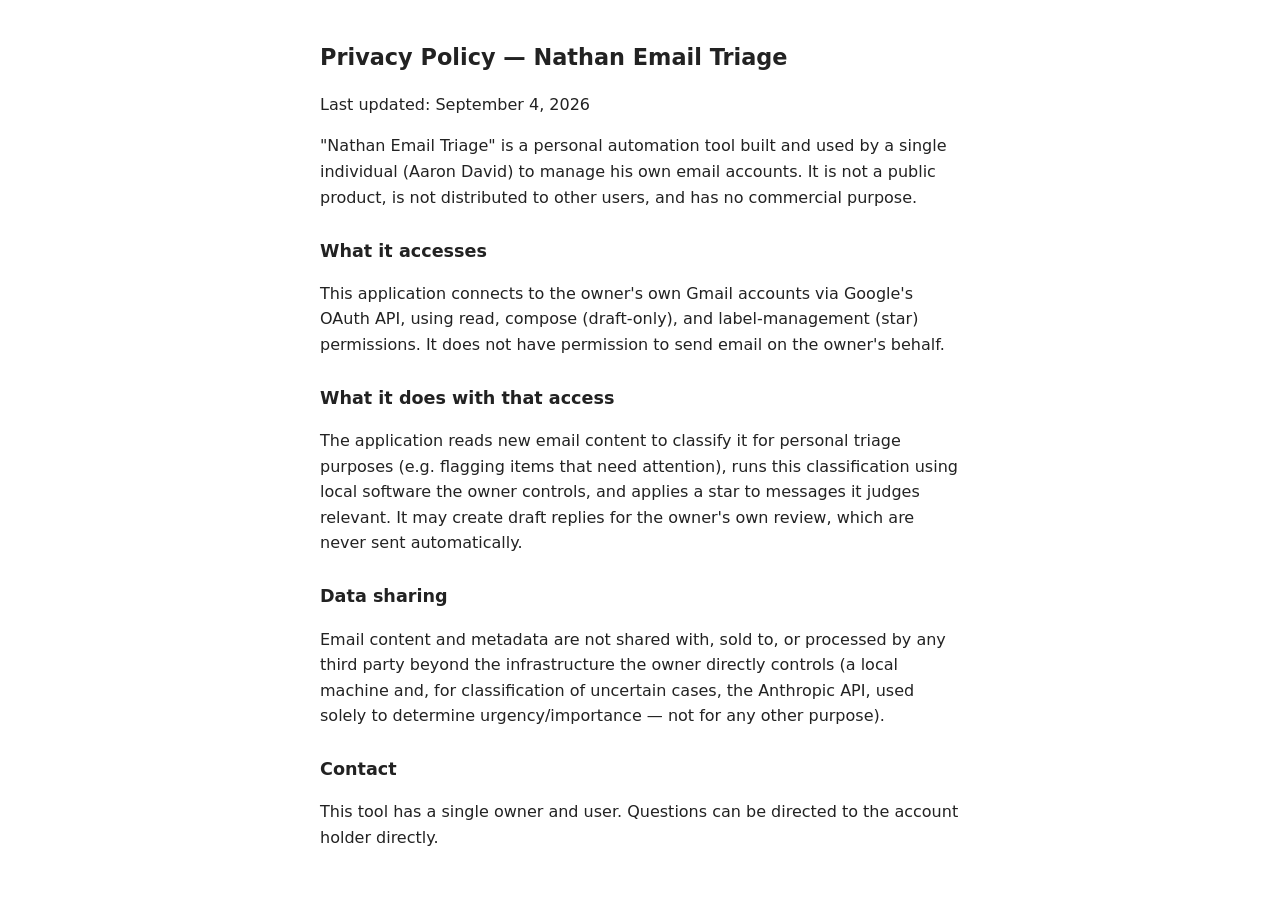
<file: docs/privacy-nathan-email-triage.html>
<!DOCTYPE html>
<html lang="en">
<head>
<meta charset="UTF-8">
<title>Privacy Policy — Nathan Email Triage</title>
<meta name="viewport" content="width=device-width, initial-scale=1.0">
<style>
  body { font-family: -apple-system, system-ui, sans-serif; max-width: 640px; margin: 40px auto; padding: 0 20px; line-height: 1.6; color: #222; }
  h1 { font-size: 1.4em; }
  h2 { font-size: 1.1em; margin-top: 1.5em; }
</style>
</head>
<body>
<h1>Privacy Policy — Nathan Email Triage</h1>
<p>Last updated: September 4, 2026</p>

<p>"Nathan Email Triage" is a personal automation tool built and used by a single individual (Aaron David) to manage his own email accounts. It is not a public product, is not distributed to other users, and has no commercial purpose.</p>

<h2>What it accesses</h2>
<p>This application connects to the owner's own Gmail accounts via Google's OAuth API, using read, compose (draft-only), and label-management (star) permissions. It does not have permission to send email on the owner's behalf.</p>

<h2>What it does with that access</h2>
<p>The application reads new email content to classify it for personal triage purposes (e.g. flagging items that need attention), runs this classification using local software the owner controls, and applies a star to messages it judges relevant. It may create draft replies for the owner's own review, which are never sent automatically.</p>

<h2>Data sharing</h2>
<p>Email content and metadata are not shared with, sold to, or processed by any third party beyond the infrastructure the owner directly controls (a local machine and, for classification of uncertain cases, the Anthropic API, used solely to determine urgency/importance — not for any other purpose).</p>

<h2>Contact</h2>
<p>This tool has a single owner and user. Questions can be directed to the account holder directly.</p>
</body>
</html>
</file>
